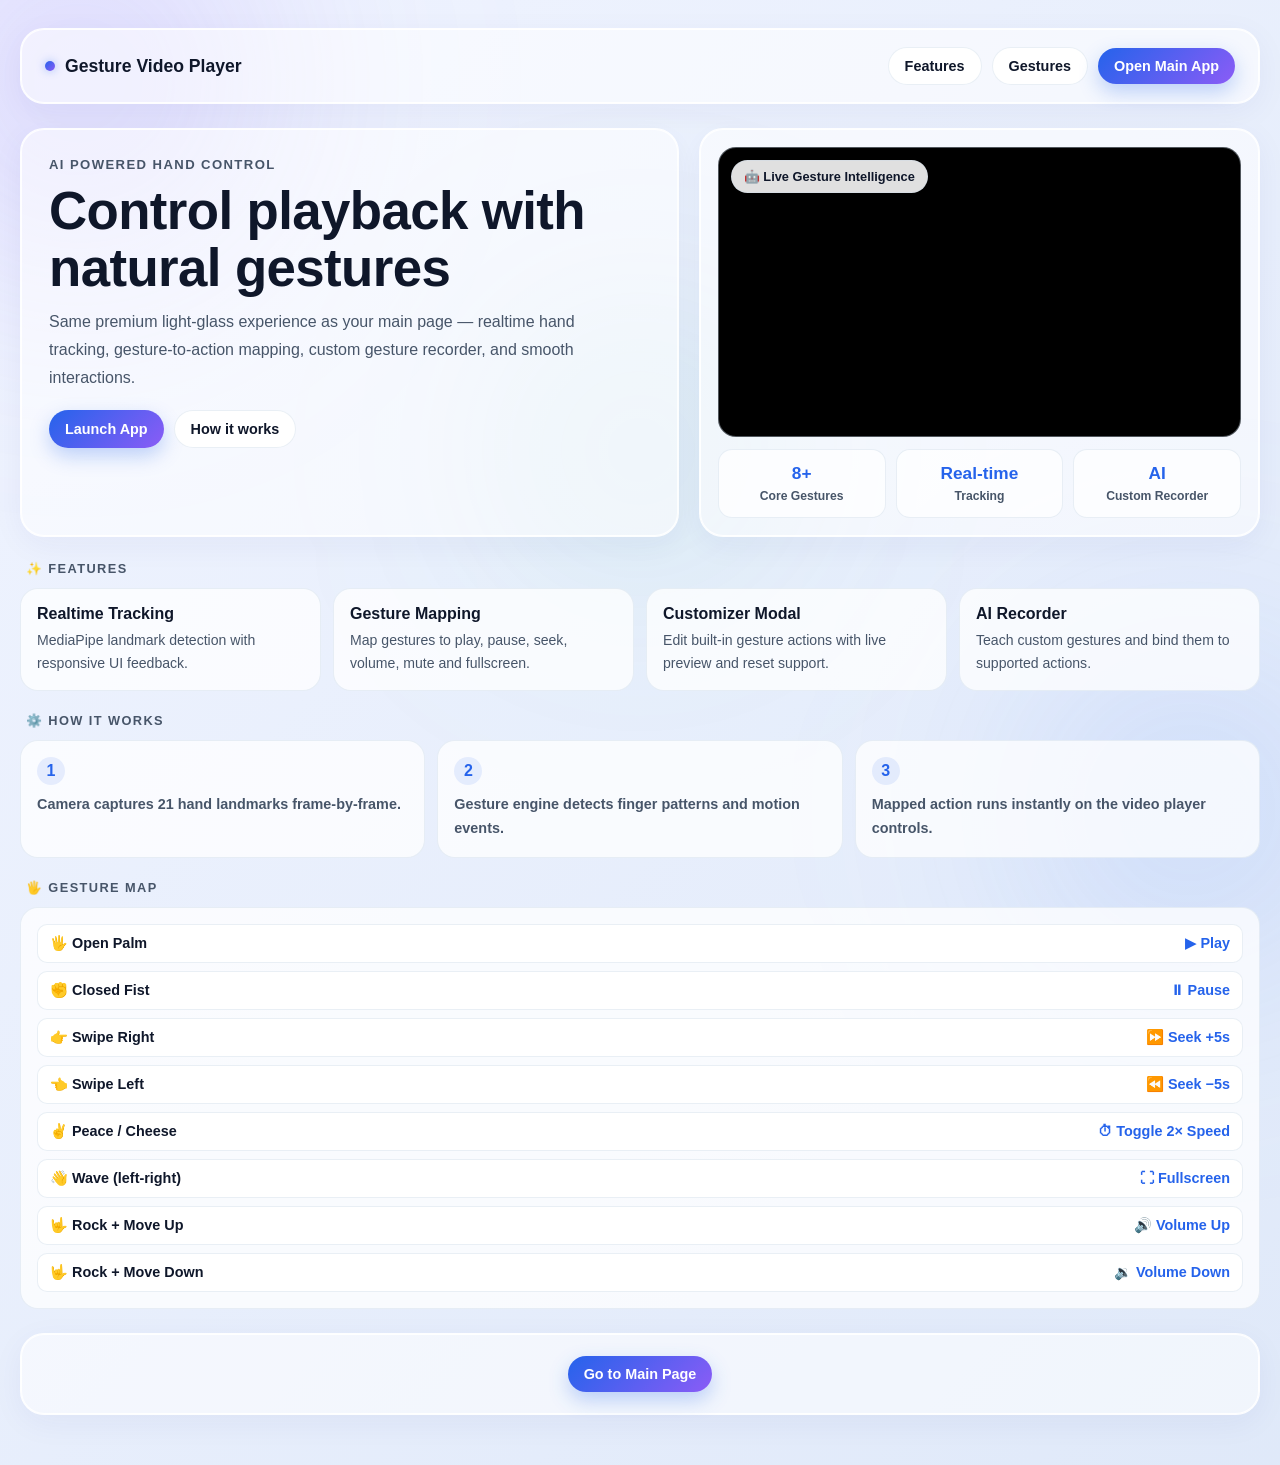
<file: index.html>
<!DOCTYPE html>
<html lang="en">
<head>
  <meta charset="UTF-8" />
  <meta name="viewport" content="width=device-width, initial-scale=1.0"/>
  <title>Gesture Video Player — Landing</title>
  <script defer src="https://cdn.vercel-insights.com/v1/script.js"></script>
  <style>
    *,*::before,*::after{margin:0;padding:0;box-sizing:border-box;}

    :root{
      --bg-gradient-1:#e0eafc;
      --bg-gradient-2:#cfdef3;
      --bg-gradient-3:#f0f4ff;

      --surface:rgba(255,255,255,.55);
      --surface2:rgba(255,255,255,.75);
      --surface-solid:#fff;

      --border:rgba(255,255,255,.8);
      --border-subtle:rgba(200,215,230,.4);

      --accent:#2563eb;
      --accent2:#8b5cf6;
      --accent3:#10b981;

      --text:#0f172a;
      --text-muted:#475569;

      --radius:24px;
      --shadow-soft:0 12px 40px rgba(0,0,0,.04),0 2px 10px rgba(0,0,0,.02);
      --shadow-glass:0 8px 32px rgba(31,38,135,.05), inset 0 0 0 1px rgba(255,255,255,.9);
      --transition:.35s cubic-bezier(.2,.8,.2,1);
    }

    html,body{scroll-behavior:smooth;}
    body{
      font-family:-apple-system,BlinkMacSystemFont,"SF Pro Display","Segoe UI",Roboto,sans-serif;
      color:var(--text);
      min-height:100vh;
      overflow-x:hidden;
      position:relative;
      background:linear-gradient(-45deg,var(--bg-gradient-1),var(--bg-gradient-2),var(--bg-gradient-3));
      background-size:400% 400%;
      animation:gradientBG 15s ease infinite;
    }
    @keyframes gradientBG{
      0%{background-position:0% 50%;}
      50%{background-position:100% 50%;}
      100%{background-position:0% 50%;}
    }

    .bg-blob{
      position:fixed;border-radius:50%;filter:blur(100px);opacity:.38;
      pointer-events:none;z-index:0;mix-blend-mode:multiply;
      animation:blobFloat 10s ease-in-out infinite alternate;
    }
    .blob-1{width:560px;height:560px;background:radial-gradient(circle,rgba(139,92,246,.6),transparent 70%);top:-200px;left:-200px;}
    .blob-2{width:480px;height:480px;background:radial-gradient(circle,rgba(59,130,246,.5),transparent 70%);bottom:-150px;right:-150px;animation-delay:-2s;}
    .blob-3{width:390px;height:390px;background:radial-gradient(circle,rgba(16,185,129,.35),transparent 70%);top:50%;left:50%;transform:translate(-50%,-50%);animation-delay:-5s;}
    @keyframes blobFloat{
      from{transform:translate(0,0) scale(1);}
      to{transform:translate(55px,36px) scale(1.12);}
    }

    .page{
      position:relative;z-index:1;max-width:1320px;margin:0 auto;padding:28px 20px 50px;
      opacity:0;animation:fadeIn .8s var(--transition) forwards;
    }
    @keyframes fadeIn{from{opacity:0;transform:translateY(16px)}to{opacity:1;transform:translateY(0)}}

    .glass{
      background:var(--surface);
      backdrop-filter:blur(24px) saturate(180%);
      border:1px solid var(--border);
      border-radius:var(--radius);
      box-shadow:var(--shadow-glass);
      transition:var(--transition);
    }
    .glass:hover{
      transform:translateY(-3px);
      box-shadow:var(--shadow-soft),var(--shadow-glass),0 16px 30px rgba(37,99,235,.08);
    }

    .nav{
      display:flex;align-items:center;justify-content:space-between;
      gap:12px;padding:18px 24px;margin-bottom:24px;
    }
    .brand{display:flex;align-items:center;gap:10px;font-weight:800;font-size:1.1rem;color:var(--text);}
    .brand-dot{
      width:10px;height:10px;border-radius:50%;
      background:linear-gradient(135deg,var(--accent),var(--accent2));
      box-shadow:0 0 10px rgba(37,99,235,.4);
    }

    .nav-links{display:flex;align-items:center;gap:10px;flex-wrap:wrap;}

    .btn{
      display:inline-flex;align-items:center;justify-content:center;gap:8px;
      border:1px solid var(--border-subtle);border-radius:999px;
      padding:10px 16px;background:var(--surface-solid);color:var(--text);
      text-decoration:none;font-weight:700;font-size:.9rem;cursor:pointer;
      transition:var(--transition);
    }
    .btn:hover{transform:translateY(-2px);box-shadow:0 8px 18px rgba(37,99,235,.14);border-color:rgba(37,99,235,.3);}
    .btn.primary{
      border:none;color:#fff;
      background:linear-gradient(135deg,var(--accent),var(--accent2));
      box-shadow:0 8px 20px rgba(37,99,235,.28);
    }

    .hero{
      display:grid;grid-template-columns:1.08fr .92fr;gap:20px;
      margin-bottom:24px;
    }
    .hero-left{padding:28px;}
    .kicker{
      font-size:.82rem;font-weight:800;text-transform:uppercase;letter-spacing:1.4px;
      color:var(--text-muted);margin-bottom:10px;
    }
    h1{
      font-size:clamp(2rem,4.5vw,3.3rem);
      line-height:1.08;letter-spacing:-.6px;margin-bottom:12px;
      color:var(--text);
    }
    .header-text h1 {
  font-size: 2rem;
  font-weight: 800;
  background: linear-gradient(135deg, var(--accent), var(--accent2));
  background-clip: text;
  -webkit-text-fill-color: transparent;
  color: transparent; /* fallback */

    }
    .hero-sub{
      color:var(--text-muted);font-size:1rem;font-weight:500;line-height:1.75;
      max-width:62ch;margin-bottom:18px;
    }
    .hero-ctas{display:flex;gap:10px;flex-wrap:wrap;}

    .hero-right{padding:18px;display:flex;flex-direction:column;gap:12px;}
    .preview{
      border-radius:18px;overflow:hidden;position:relative;background:#000;
      border:1px solid var(--border-subtle);
      min-height:290px;
    }
    .preview video{width:100%;height:100%;object-fit:cover;display:block;opacity:.95;}
    .chip{
      position:absolute;top:12px;left:12px;
      border-radius:999px;padding:8px 12px;
      background:rgba(255,255,255,.88);border:1px solid var(--border-subtle);
      font-size:.8rem;font-weight:800;color:var(--text);
    }

    .stats{display:grid;grid-template-columns:repeat(3,1fr);gap:10px;}
    .stat{
      border-radius:14px;padding:13px;
      background:var(--surface2);border:1px solid var(--border-subtle);
      text-align:center;
    }
    .stat b{display:block;font-size:1.08rem;color:var(--accent);margin-bottom:2px;}
    .stat span{font-size:.76rem;color:var(--text-muted);font-weight:700;}

    .section{margin-top:22px;}
    .section-label{
      display:flex;align-items:center;gap:8px;
      font-size:.8rem;font-weight:800;text-transform:uppercase;letter-spacing:1.4px;
      color:var(--text-muted);margin-bottom:12px;padding-left:6px;
    }

    .grid-4{display:grid;grid-template-columns:repeat(4,1fr);gap:12px;}
    .card{
      padding:16px;border-radius:18px;
      background:var(--surface2);border:1px solid var(--border-subtle);
      transition:var(--transition);
    }
    .card:hover{transform:translateY(-3px);border-color:rgba(37,99,235,.28);box-shadow:0 10px 20px rgba(37,99,235,.08);}
    .card h3{font-size:1rem;margin-bottom:6px;}
    .card p{font-size:.88rem;color:var(--text-muted);line-height:1.6;font-weight:500;}

    .steps{display:grid;grid-template-columns:repeat(3,1fr);gap:12px;}
    .step{
      padding:16px;border-radius:18px;
      background:var(--surface2);border:1px solid var(--border-subtle);
    }
    .step .num{
      width:28px;height:28px;border-radius:50%;
      background:rgba(37,99,235,.1);color:var(--accent);
      display:inline-flex;align-items:center;justify-content:center;
      font-weight:800;margin-bottom:8px;
    }
    .step p{font-size:.9rem;color:var(--text-muted);line-height:1.65;font-weight:600;}

    .gesture-map{
      padding:16px;border-radius:18px;
      background:var(--surface2);border:1px solid var(--border-subtle);
    }
    .gesture-map ul{list-style:none;display:grid;gap:8px;}
    .gesture-map li{
      background:#fff;border:1px solid var(--border-subtle);border-radius:10px;
      padding:10px 12px;font-size:.9rem;font-weight:700;color:var(--text);
      display:flex;justify-content:space-between;gap:10px;flex-wrap:wrap;
    }
    .gesture-map li span:last-child{color:var(--accent);font-weight:800;}

    .footer{
      margin-top:24px;padding:22px;text-align:center;
    }
    .footer p{color:var(--text-muted);font-weight:600;margin-bottom:10px;}

    @media (max-width:1080px){
      .hero{grid-template-columns:1fr;}
      .grid-4{grid-template-columns:repeat(2,1fr);}
      .steps{grid-template-columns:1fr;}
    }
    @media (max-width:640px){
      .grid-4{grid-template-columns:1fr;}
      .stats{grid-template-columns:1fr;}
      .nav{flex-direction:column;align-items:flex-start;}
      .hero-left,.hero-right{padding:16px;}
    }
  </style>
</head>
<body>
  <div class="bg-blob blob-1"></div>
  <div class="bg-blob blob-2"></div>
  <div class="bg-blob blob-3"></div>

  <div class="page">
    <header class="nav glass">
      <div class="brand"><span class="brand-dot"></span> Gesture Video Player</div>
      <div class="nav-links">
        <a href="#features" class="btn">Features</a>
        <a href="#gestures" class="btn">Gestures</a>
        <a href="./app.html" class="btn primary">Open Main App</a>
      </div>
    </header>

    <section class="hero">
      <div class="hero-left glass">
        <p class="kicker">AI Powered Hand Control</p>
        <h1>Control playback with <span class="grad">natural gestures</span></h1>
        <p class="hero-sub">
          Same premium light-glass experience as your main page — realtime hand tracking, gesture-to-action mapping, custom gesture recorder, and smooth interactions.
        </p>
        <div class="hero-ctas">
          <a href="./app.html" class="btn primary">Launch App</a>
          <a href="#how" class="btn">How it works</a>
        </div>
      </div>

      <div class="hero-right glass">
        <div class="preview">
          <video autoplay muted loop playsinline>
            <source src="https://www.w3schools.com/html/mov_bbb.mp4" type="video/mp4"/>
          </video>
          <div class="chip">🤖 Live Gesture Intelligence</div>
        </div>
        <div class="stats">
          <div class="stat"><b>8+</b><span>Core Gestures</span></div>
          <div class="stat"><b>Real-time</b><span>Tracking</span></div>
          <div class="stat"><b>AI</b><span>Custom Recorder</span></div>
        </div>
      </div>
    </section>

    <section class="section" id="features">
      <div class="section-label">✨ Features</div>
      <div class="grid-4">
        <article class="card">
          <h3>Realtime Tracking</h3>
          <p>MediaPipe landmark detection with responsive UI feedback.</p>
        </article>
        <article class="card">
          <h3>Gesture Mapping</h3>
          <p>Map gestures to play, pause, seek, volume, mute and fullscreen.</p>
        </article>
        <article class="card">
          <h3>Customizer Modal</h3>
          <p>Edit built-in gesture actions with live preview and reset support.</p>
        </article>
        <article class="card">
          <h3>AI Recorder</h3>
          <p>Teach custom gestures and bind them to supported actions.</p>
        </article>
      </div>
    </section>

    <section class="section" id="how">
      <div class="section-label">⚙️ How it works</div>
      <div class="steps">
        <div class="step">
          <div class="num">1</div>
          <p>Camera captures 21 hand landmarks frame-by-frame.</p>
        </div>
        <div class="step">
          <div class="num">2</div>
          <p>Gesture engine detects finger patterns and motion events.</p>
        </div>
        <div class="step">
          <div class="num">3</div>
          <p>Mapped action runs instantly on the video player controls.</p>
        </div>
      </div>
    </section>

    <section class="section" id="gestures">
      <div class="section-label">🖐️ Gesture Map</div>
      <div class="gesture-map">
        <ul>
          <li><span>🖐️ Open Palm</span><span>▶ Play</span></li>
          <li><span>✊ Closed Fist</span><span>⏸ Pause</span></li>
          <li><span>👉 Swipe Right</span><span>⏩ Seek +5s</span></li>
          <li><span>👈 Swipe Left</span><span>⏪ Seek −5s</span></li>
          <li><span>✌️ Peace / Cheese</span><span>⏱ Toggle 2× Speed</span></li>
          <li><span>👋 Wave (left-right)</span><span>⛶ Fullscreen</span></li>
          <li><span>🤟 Rock + Move Up</span><span>🔊 Volume Up</span></li>
          <li><span>🤟 Rock + Move Down</span><span>🔉 Volume Down</span></li>
        </ul>
      </div>
    </section>

    <section class="footer glass">
      <!-- <p>Everything styled to match your index UI theme.</p> -->
      <a href="./app.html" class="btn primary">Go to Main Page</a>
    </section>
  </div>
</body>
</html>
</file>
